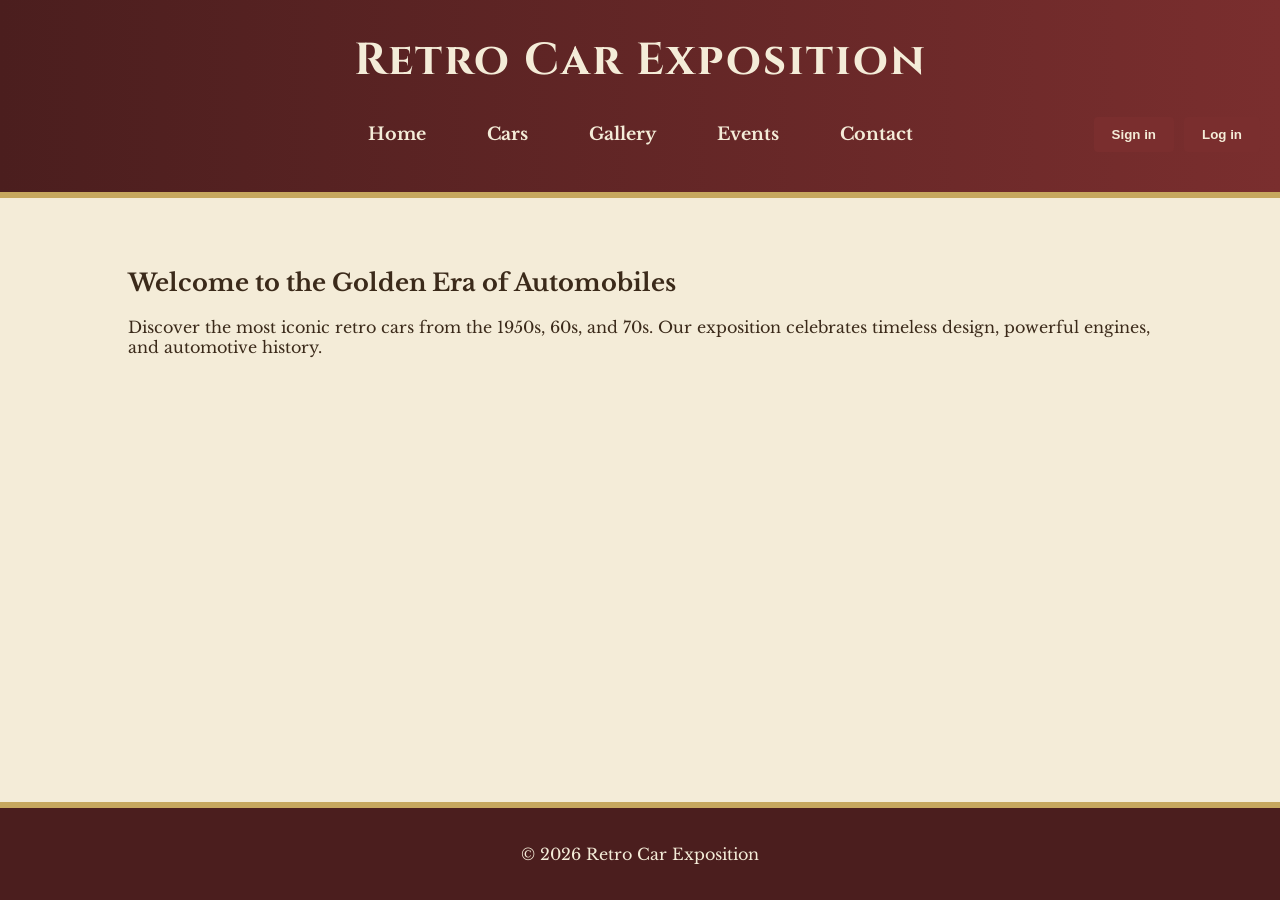
<file: index.html>
<!DOCTYPE html>
<html lang="en">
<head>
    <meta charset="UTF-8">
    <title>Retro Car Exposition</title>
    <link rel="stylesheet" href="Styles/index.css">
    <link rel="stylesheet" href="Styles/auth.css">
    <script src="Scripts/auth.js"></script>
</head>
<body>

<header>
    <h1>Retro Car Exposition</h1>
    <nav class="main-nav">
        <div class="nav-links">
            <a href="index.html">Home</a>
            <a href="cars.html">Cars</a>
            <a href="gallery.html">Gallery</a>
            <a href="events.html">Events</a>
            <a href="contact.html">Contact</a>
        </div>
        <div class="nav-actions">
            <button id="registerBtn">Sign in</button>
            <button id="loginBtn">Log in</button>
        </div>
    </nav>
</header>

<main>

    <section>
        <h2>Welcome to the Golden Era of Automobiles</h2>
        <p>
            Discover the most iconic retro cars from the 1950s, 60s, and 70s.
            Our exposition celebrates timeless design, powerful engines, and
            automotive history.
        </p>
    </section>

</main>

<footer>
    <p>&copy; 2026 Retro Car Exposition</p>
</footer>

</body>
</html>
</file>
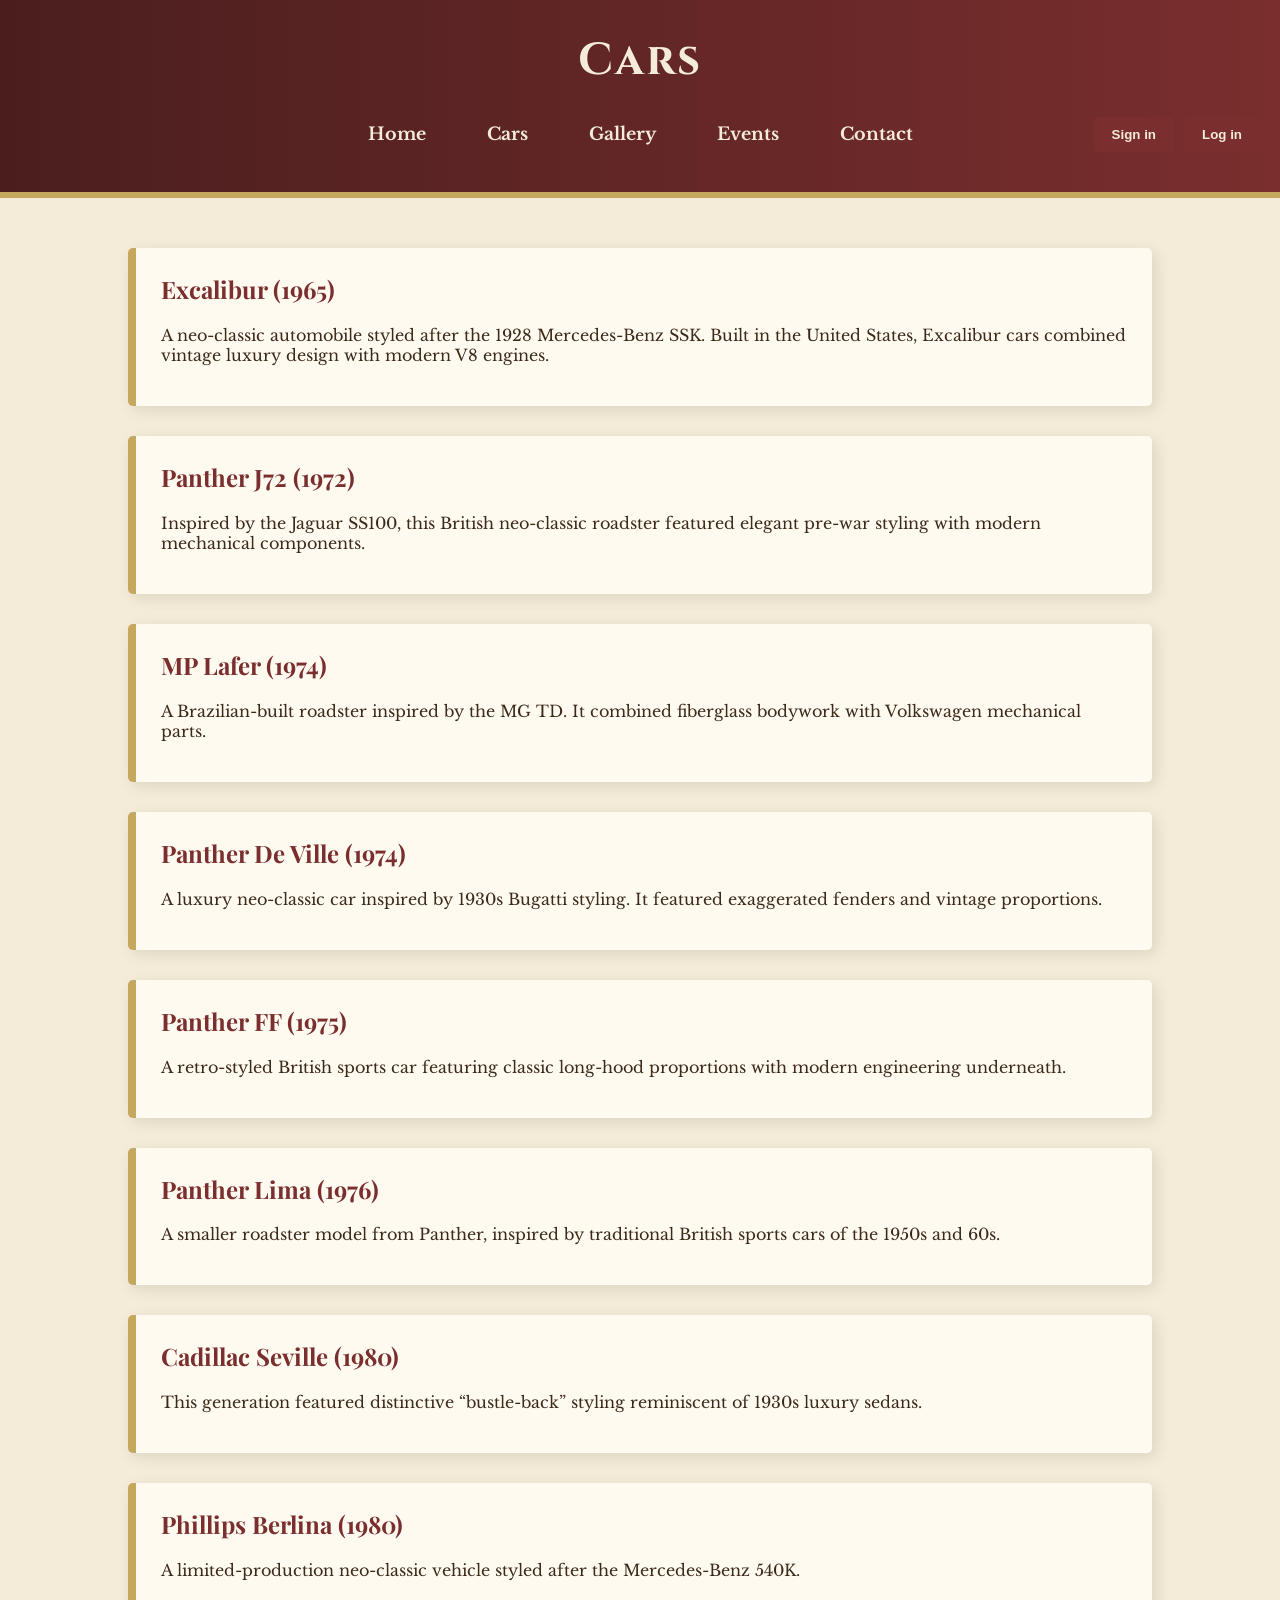
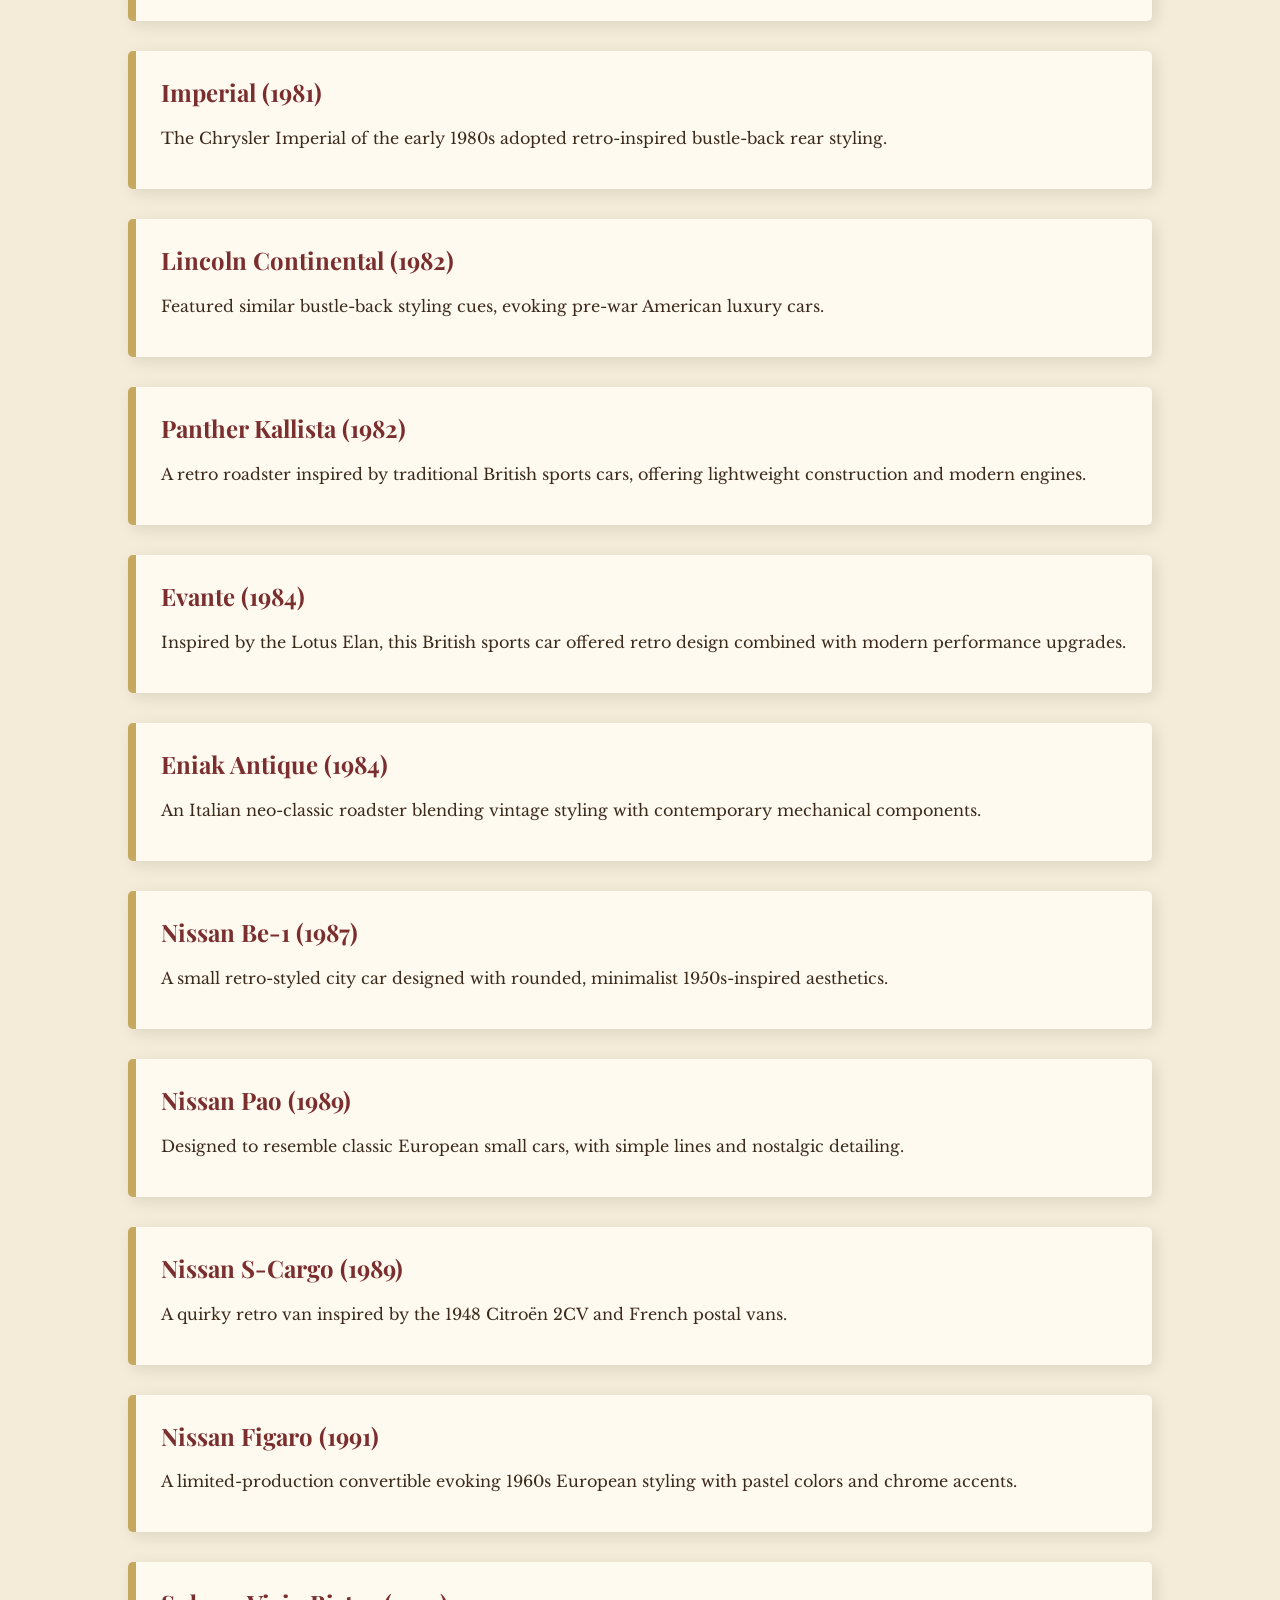
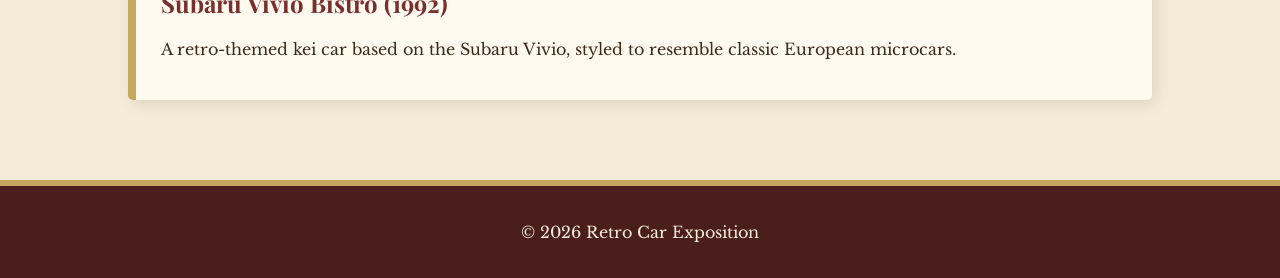
<file: cars.html>
<!DOCTYPE html>
<html lang="en">
<head>
    <meta charset="UTF-8">
    <title>Retro Cars - Detailed Information</title>
    <link rel="stylesheet" href="Styles/cars.css">
    <link rel="stylesheet" href="Styles/auth.css">
    <script src="Scripts/auth.js"></script>
</head>
<body>

<header>
    <h1>Cars</h1> 
    <nav class="main-nav">
        <div class="nav-links">
            <a href="index.html">Home</a>
            <a href="cars.html">Cars</a>
            <a href="gallery.html">Gallery</a>
            <a href="events.html">Events</a>
            <a href="contact.html">Contact</a>
        </div>
        <div class="nav-actions">
            <button id="registerBtn">Sign in</button>
            <button id="loginBtn">Log in</button>
        </div>
    </nav>
</header>


<main>

    <section>

    <article>
    <h2>Excalibur (1965)</h2>
    <p>A neo-classic automobile styled after the 1928 Mercedes-Benz SSK. 
    Built in the United States, Excalibur cars combined vintage luxury design 
    with modern V8 engines.</p>
    </article>

    <article>
    <h2>Panther J72 (1972)</h2>
    <p>Inspired by the Jaguar SS100, this British neo-classic roadster 
    featured elegant pre-war styling with modern mechanical components.</p>
    </article>

    <article>
    <h2>MP Lafer (1974)</h2>
    <p>A Brazilian-built roadster inspired by the MG TD. 
    It combined fiberglass bodywork with Volkswagen mechanical parts.</p>
    </article>

    <article>
    <h2>Panther De Ville (1974)</h2>
    <p>A luxury neo-classic car inspired by 1930s Bugatti styling. 
    It featured exaggerated fenders and vintage proportions.</p>
    </article>

    <article>
    <h2>Panther FF (1975)</h2>
    <p>A retro-styled British sports car featuring classic long-hood proportions 
    with modern engineering underneath.</p>
    </article>

    <article>
    <h2>Panther Lima (1976)</h2>
    <p>A smaller roadster model from Panther, inspired by traditional 
    British sports cars of the 1950s and 60s.</p>
    </article>

    <article>
    <h2>Cadillac Seville (1980)</h2>
    <p>This generation featured distinctive “bustle-back” styling 
    reminiscent of 1930s luxury sedans.</p>
    </article>

    <article>
    <h2>Phillips Berlina (1980)</h2>
    <p>A limited-production neo-classic vehicle styled after the 
    Mercedes-Benz 540K.</p>
    </article>

    <article>
    <h2>Imperial (1981)</h2>
    <p>The Chrysler Imperial of the early 1980s adopted retro-inspired 
    bustle-back rear styling.</p>
    </article>

    <article>
    <h2>Lincoln Continental (1982)</h2>
    <p>Featured similar bustle-back styling cues, evoking pre-war 
    American luxury cars.</p>
    </article>

    <article>
    <h2>Panther Kallista (1982)</h2>
    <p>A retro roadster inspired by traditional British sports cars, 
    offering lightweight construction and modern engines.</p>
    </article>

    <article>
    <h2>Evante (1984)</h2>
    <p>Inspired by the Lotus Elan, this British sports car offered 
    retro design combined with modern performance upgrades.</p>
    </article>

    <article>
    <h2>Eniak Antique (1984)</h2>
    <p>An Italian neo-classic roadster blending vintage styling 
    with contemporary mechanical components.</p>
    </article>

    <article>
    <h2>Nissan Be-1 (1987)</h2>
    <p>A small retro-styled city car designed with rounded, 
    minimalist 1950s-inspired aesthetics.</p>
    </article>

    <article>
    <h2>Nissan Pao (1989)</h2>
    <p>Designed to resemble classic European small cars, 
    with simple lines and nostalgic detailing.</p>
    </article>

    <article>
    <h2>Nissan S-Cargo (1989)</h2>
    <p>A quirky retro van inspired by the 1948 Citroën 2CV 
    and French postal vans.</p>
    </article>

    <article>
    <h2>Nissan Figaro (1991)</h2>
    <p>A limited-production convertible evoking 1960s European styling 
    with pastel colors and chrome accents.</p>
    </article>

    <article>
    <h2>Subaru Vivio Bistro (1992)</h2>
    <p>A retro-themed kei car based on the Subaru Vivio, 
    styled to resemble classic European microcars.</p>
    </article>

    </section>

</main>

<footer>
<p>&copy; 2026 Retro Car Exposition</p>
</footer>

</body>
</html>
</file>
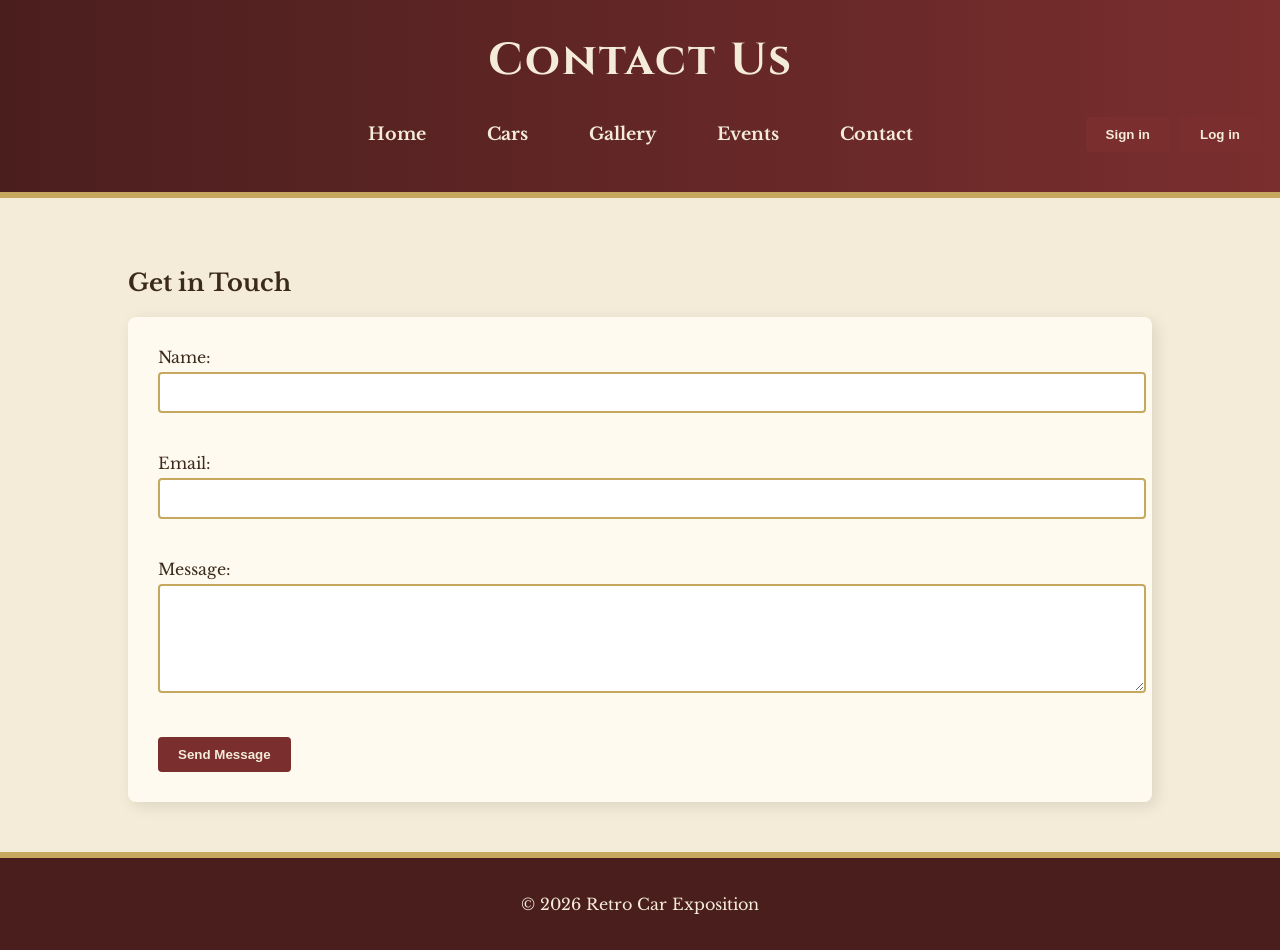
<file: contact.html>
<!DOCTYPE html>
<html lang="en">
<head>
    <meta charset="UTF-8">
    <title>Contact - Retro Car Exposition</title>
    <link rel="stylesheet" href="Styles/contact.css">
    <link rel="stylesheet" href="Styles/auth.css">
    <script src="Scripts/auth.js"></script>
    <script src="Scripts/contact.js"></script>
</head>
<body>

<header>
    <h1>Contact Us</h1>
    <nav class="main-nav">
        <div class="nav-links">
            <a href="index.html">Home</a>
            <a href="cars.html">Cars</a>
            <a href="gallery.html">Gallery</a>
            <a href="events.html">Events</a>
            <a href="contact.html">Contact</a>
        </div>
        <div class="nav-actions">
            <button id="registerBtn">Sign in</button>
            <button id="loginBtn">Log in</button>
        </div>
    </nav>
</header>

<main>

    <section>
        <h2>Get in Touch</h2>

        <form action="Backend/contact.php" method="POST">
            <label>Name:</label><br>
            <input type="text" name="name"><br><br>

            <label>Email:</label><br>
            <input type="email" name="email"><br><br>

            <label>Message:</label><br>
            <textarea name="message" rows="5" cols="40"></textarea><br><br>

            <button type="submit">Send Message</button>
        </form>

    </section>

</main>

<footer>
    <p>&copy; 2026 Retro Car Exposition</p>
</footer>

</body>
</html>
</file>
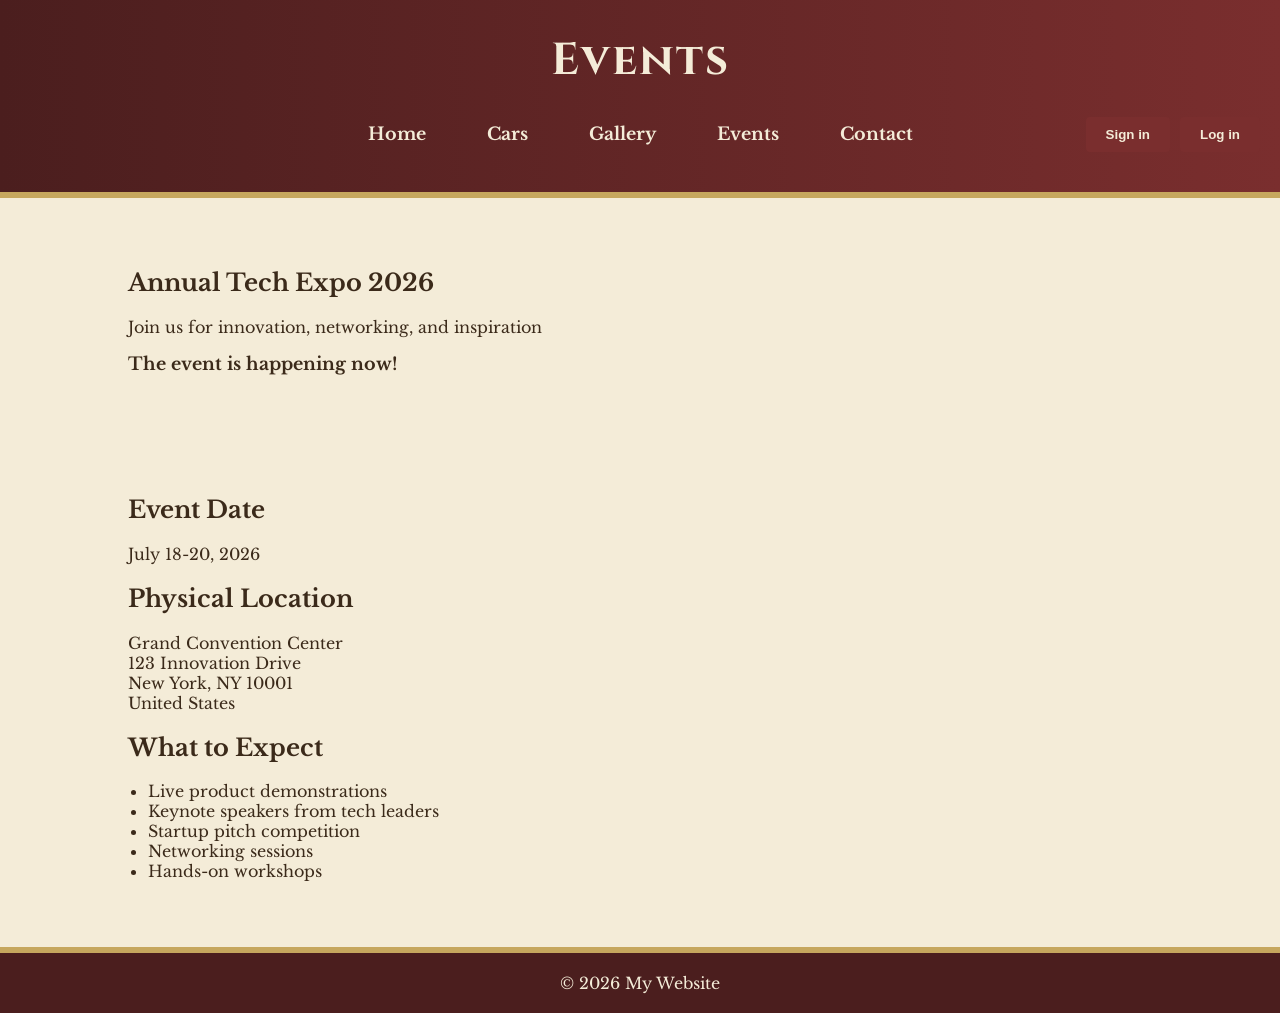
<file: events.html>
<!DOCTYPE html>
<html>
<head>
    <title>Expo Events</title>
    <link rel="stylesheet" href="Styles/events.css">
    <link rel="stylesheet" href="Styles/auth.css">
    <script src="Scripts/auth.js"></script>
    <script src="Scripts/events.js"></script>
</head>
<body>

<header>
    <h1>Events</h1>
    <nav class="main-nav">
        <div class="nav-links">
            <a href="index.html">Home</a>
            <a href="cars.html">Cars</a>
            <a href="gallery.html">Gallery</a>
            <a href="events.html">Events</a>
            <a href="contact.html">Contact</a>
        </div>
        <div class="nav-actions">
            <button id="registerBtn">Sign in</button>
            <button id="loginBtn">Log in</button>
        </div>
    </nav>
</header>

<main>

    <section  class="hero">
        <h1>Annual Tech Expo 2026</h1>
        <p>Join us for innovation, networking, and inspiration</p>
    </section>

    <section class="container">

        <div class="card">
            <h2>Event Date</h2>
            <p>July 18-20, 2026</p>
        </div>

        <div class="card" style="margin-top:20px;">
            <h2>Physical Location</h2>
            <p>
                Grand Convention Center <br>
                123 Innovation Drive <br>
                New York, NY 10001 <br>
                United States
            </p>
        </div>

        <div class="card" style="margin-top:20px;">
            <h2>What to Expect</h2>
            <ul style="margin-top:10px; padding-left:20px;">
                <li>Live product demonstrations</li>
                <li>Keynote speakers from tech leaders</li>
                <li>Startup pitch competition</li>
                <li>Networking sessions</li>
                <li>Hands-on workshops</li>
            </ul>
        </div>

    </section>

</main>


<footer>
    &copy; 2026 My Website
</footer>

</body>
</html>
</file>
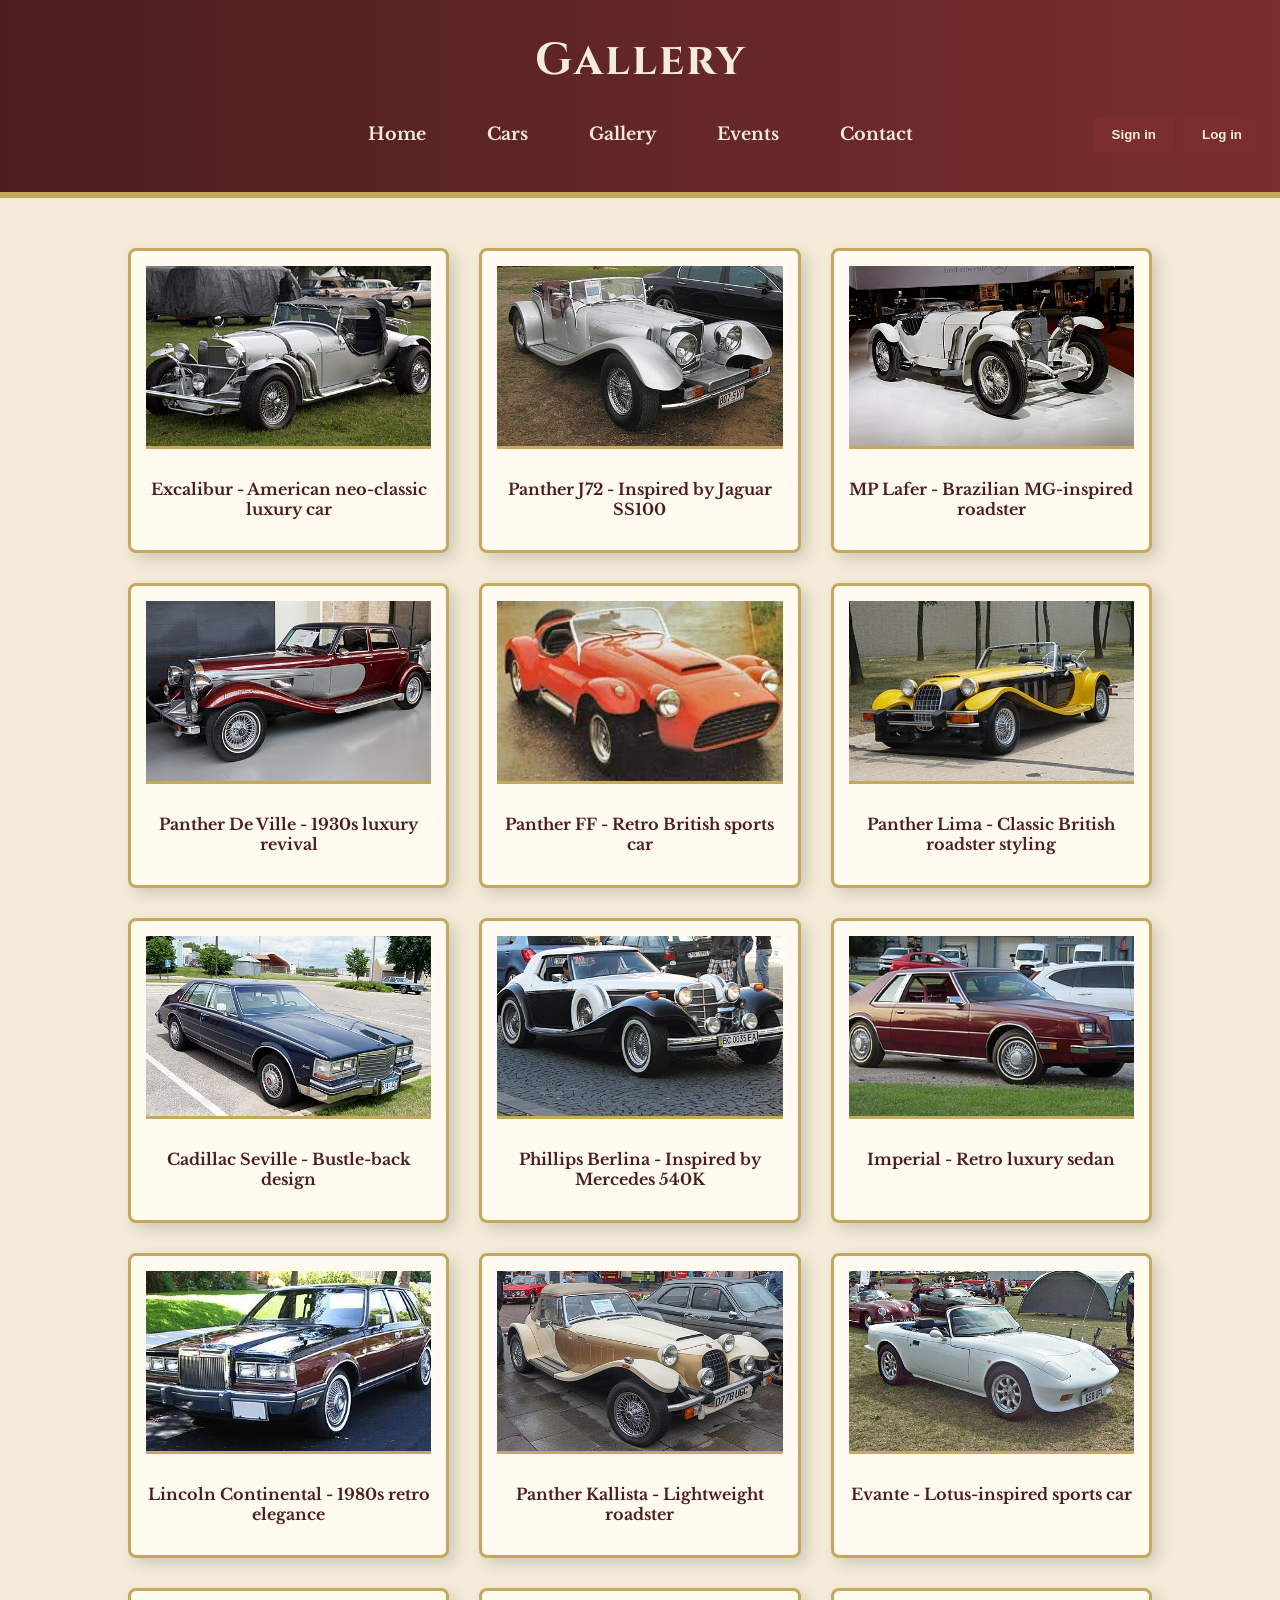
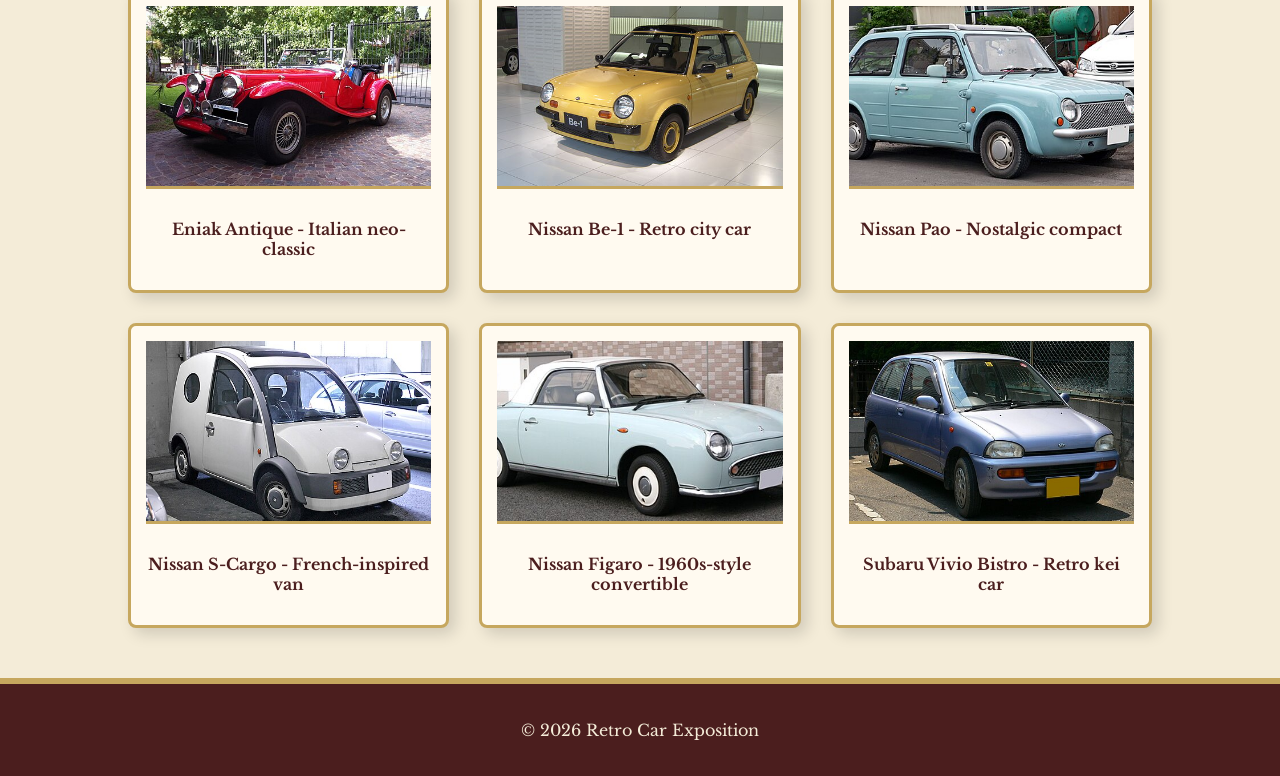
<file: gallery.html>
<!DOCTYPE html>
<html lang="en">
<head>
    <meta charset="UTF-8">
    <title>Retro Cars Gallery</title>
    <link rel="stylesheet" href="Styles/gallery.css">
    <link rel="stylesheet" href="Styles/auth.css">
    <script src="Scripts/auth.js"></script>
</head>
<body>

<header>
    <h1>Gallery</h1>
    <nav class="main-nav">
        <div class="nav-links">
            <a href="index.html">Home</a>
            <a href="cars.html">Cars</a>
            <a href="gallery.html">Gallery</a>
            <a href="events.html">Events</a>
            <a href="contact.html">Contact</a>
        </div>
        <div class="nav-actions">
            <button id="registerBtn">Sign in</button>
            <button id="loginBtn">Log in</button>
        </div>
    </nav>
</header>


<main>

    <section class="gallery">

    <div class="item">
        <img src="Images/excalibur.jpg" alt="Excalibur">
        <p>Excalibur - American neo-classic luxury car</p>
    </div>

    <div class="item">
        <img src="Images/panther_j72.jpg" alt="Panther J72">
        <p>Panther J72 - Inspired by Jaguar SS100</p>
    </div>

    <div class="item">
        <img src="Images/mp_lafer.jpg" alt="MP Lafer">
        <p>MP Lafer - Brazilian MG-inspired roadster</p>
    </div>

    <div class="item">
        <img src="Images/panther_de_ville.jpg" alt="Panther De Ville">
        <p>Panther De Ville - 1930s luxury revival</p>
    </div>

    <div class="item">
        <img src="Images/panther_ff.jpg" alt="Panther FF">
        <p>Panther FF - Retro British sports car</p>
    </div>

    <div class="item">
        <img src="Images/panther_lima.jpg" alt="Panther Lima">
        <p>Panther Lima - Classic British roadster styling</p>
    </div>

    <div class="item">
        <img src="Images/cadillac_seville.jpg" alt="Cadillac Seville">
        <p>Cadillac Seville - Bustle-back design</p>
    </div>

    <div class="item">
        <img src="Images/phillips_berlina.jpg" alt="Phillips Berlina">
        <p>Phillips Berlina - Inspired by Mercedes 540K</p>
    </div>

    <div class="item">
        <img src="Images/imperial.jpg" alt="Imperial 1981">
        <p>Imperial - Retro luxury sedan</p>
    </div>

    <div class="item">
        <img src="Images/lincoln_continental.jpg" alt="Lincoln Continental">
        <p>Lincoln Continental - 1980s retro elegance</p>
    </div>

    <div class="item">
        <img src="Images/panther_kallista.jpg" alt="Panther Kallista">
        <p>Panther Kallista - Lightweight roadster</p>
    </div>

    <div class="item">
        <img src="Images/Evante.jpg" alt="Evante">
        <p>Evante - Lotus-inspired sports car</p>
    </div>

    <div class="item">
        <img src="Images/eniak.jpg" alt="Eniak Antique">
        <p>Eniak Antique - Italian neo-classic</p>
    </div>

    <div class="item">
        <img src="Images/nissan_be_1.JPG" alt="Nissan Be-1">
        <p>Nissan Be-1 - Retro city car</p>
    </div>

    <div class="item">
        <img src="Images/nissan_pao.JPG" alt="Nissan Pao">
        <p>Nissan Pao - Nostalgic compact</p>
    </div>

    <div class="item">
        <img src="Images/nissan_s-cargo.JPG" alt="Nissan S-Cargo">
        <p>Nissan S-Cargo - French-inspired van</p>
    </div>

    <div class="item">
        <img src="Images/nissan_figaro.jpg" alt="Nissan Figaro">
        <p>Nissan Figaro - 1960s-style convertible</p>
    </div>

    <div class="item">
        <img src="Images/subaru_vivio.jpg" alt="Subaru Vivio Bistro">
        <p>Subaru Vivio Bistro - Retro kei car</p>
    </div>

    </section>

</main>

<footer>
<p>&copy; 2026 Retro Car Exposition</p>
</footer>

</body>
</html>
</file>
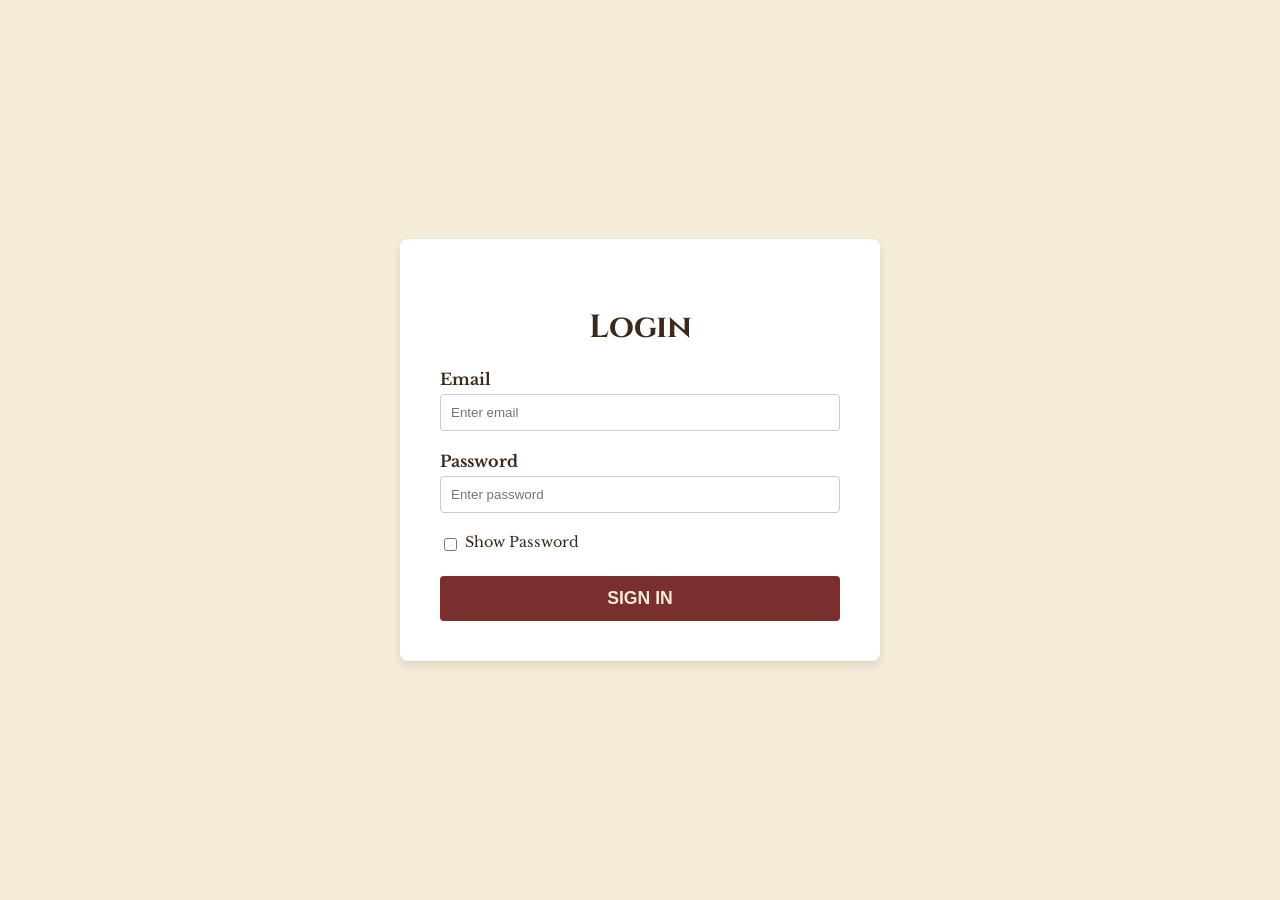
<file: Admin/login/login.html>
<!DOCTYPE html>
<html lang="en">
<head>
    <meta charset="UTF-8">
    <title>Admin Login</title>
    <link rel="stylesheet" href="login.css">
</head>
<body>

<div class="login-container">
    <h2>Login</h2>
    <form id="login-form">
        <div class="form-group">
            <label for="email">Email</label>
            <input type="text" id="email" name="email" placeholder="Enter email" required>
        </div>
        <div class="form-group">
            <label for="password">Password</label>
            <input type="password" id="password" name="password" placeholder="Enter password" required>
        </div>
        <div class="show-password">
            <input type="checkbox" id="showPassword">
            <label for="showPassword">Show Password</label>
        </div>
        <button type="submit">SIGN IN</button>
    </form>

</div>

<script src="login.js"></script>
</body>
</html>
</file>
<file: Styles/index.css>
@import url('https://fonts.googleapis.com/css2?family=Playfair+Display:wght@600;700&family=Cinzel:wght@500&family=Libre+Baskerville&display=swap');

body {
    margin: 0;
    font-family: 'Libre Baskerville', serif;
    background-color: #f4ecd8;
    color: #3b2a1a;
    min-height: 100vh;
    display: flex;
    flex-direction: column;
}
main {
    flex: 1;
}

header {
    background: linear-gradient(to right, #4b1e1e, #7a2e2e);
    color: #f4ecd8;
    padding: 30px 20px;
    text-align: center;
    border-bottom: 6px solid #c6a75e;
}

header h1 {
    margin: 0;
    font-family: 'Cinzel', serif;
    font-size: 2.8rem;
    letter-spacing: 2px;
}

nav {
    margin-top: 15px;
}

nav a {
    text-decoration: none;
    color: #f4ecd8;
    margin: 0 15px;
    font-weight: bold;
    font-size: 1.1rem;
    padding: 5px 8px;
    transition: 0.3s;
}

nav a:hover {
    background-color: #c6a75e;
    color: #4b1e1e;
    border-radius: 4px;
}

nav {
    margin-top: 15px;
    position: relative;
    display: flex;
    align-items: center;
    min-height: 56px;
}

nav .nav-links {
    position: absolute;
    left: 50%;
    transform: translateX(-50%);
    display: flex;
    gap: 15px;
    white-space: nowrap;
}

nav .nav-actions {
    margin-left: auto;
    display: flex;
    gap: 10px;
}

nav button {
    background-color: #7a2e2e;
    color: #f4ecd8;
    padding: 10px 18px;
    border: none;
    font-weight: bold;
    cursor: pointer;
    border-radius: 4px;
    transition: 0.3s;
}

nav button:hover {
    background-color: #c6a75e;
    color: #4b1e1e;
}

section {
    padding: 50px 10%;
}

footer {
    background-color: #4b1e1e;
    color: #f4ecd8;
    text-align: center;
    padding: 20px;
    border-top: 6px solid #c6a75e;
}


@media (max-width: 768px) {
    header h1 {
        font-size: 2rem;
    }

    nav {
        flex-direction: column;
        align-items: center;
        min-height: auto;
    }

    nav .nav-links {
        position: static;
        transform: none;
        margin: 0 auto;
        flex-wrap: wrap;
        justify-content: center;
    }

    nav .nav-actions {
        margin-left: 0;
        justify-content: center;
    }

    section {
        padding: 30px 5%;
    }
}
</file>
<file: Styles/auth.css>
.auth-modal {
  display: none;
  position: fixed;
  top: 0;
  left: 0;
  width: 100%;
  height: 100%;
  background: rgba(0, 0, 0, 0.6);
  z-index: 2000;
  justify-content: center;
  align-items: center;
  padding: 20px;
}

.auth-modal__dialog {
  width: 420px;
  max-width: 100%;
  background: #fffaf0;
  border: 3px solid #c6a75e;
  border-radius: 18px;
  box-shadow: 0 16px 40px rgba(0, 0, 0, 0.18);
  padding: 32px;
  position: relative;
}

.auth-modal__close {
  position: absolute;
  top: 16px;
  right: 18px;
  background: none;
  border: none;
  color: #7a2e2e;
  font-size: 1.5rem;
  cursor: pointer;
}

.auth-modal__content h2 {
  margin-top: 0;
  margin-bottom: 8px;
  color: #4b1e1e;
  font-family: 'Cinzel', serif;
}

.auth-modal__subtitle {
  margin: 0 0 20px;
  color: #5d3c36;
  font-size: 0.95rem;
}

.auth-modal__content label {
  display: block;
  margin-bottom: 6px;
  color: #4b1e1e;
  font-weight: 700;
}

.auth-modal__content input {
  width: 100%;
  border: 1px solid #c6a75e;
  border-radius: 12px;
  padding: 12px 14px;
  margin-bottom: 16px;
  background: #fffef7;
  color: #3b2a1a;
  font-family: inherit;
  font-size: 1rem;
}

.auth-modal__content input:focus {
  outline: none;
  border-color: #7a2e2e;
  box-shadow: 0 0 0 4px rgba(122, 46, 46, 0.12);
}

.auth-modal__button {
  width: 100%;
  padding: 14px 0;
  border: none;
  border-radius: 12px;
  background-color: #7a2e2e;
  color: #f4ecd8;
  font-size: 1rem;
  font-weight: 700;
  cursor: pointer;
  transition: background 0.3s ease, transform 0.2s ease;
}

.auth-modal__button:hover {
  background-color: #c6a75e;
  color: #4b1e1e;
  transform: translateY(-1px);
}

.auth-modal__error {
  min-height: 20px;
  margin-bottom: 16px;
  color: #b22222;
  font-size: 0.9rem;
}

@media (max-width: 768px) {
  .auth-modal__dialog {
    padding: 24px;
  }
}
</file>
<file: Styles/cars.css>
@import url('https://fonts.googleapis.com/css2?family=Playfair+Display:wght@600;700&family=Cinzel:wght@500&family=Libre+Baskerville&display=swap');

body {
    margin: 0;
    font-family: 'Libre Baskerville', serif;
    background-color: #f4ecd8;
    color: #3b2a1a;
    min-height: 100vh;
    display: flex;
    flex-direction: column;
}
main {
    flex: 1;
}

header {
    background: linear-gradient(to right, #4b1e1e, #7a2e2e);
    color: #f4ecd8;
    padding: 30px 20px;
    text-align: center;
    border-bottom: 6px solid #c6a75e;
}

header h1 {
    margin: 0;
    font-family: 'Cinzel', serif;
    font-size: 2.8rem;
    letter-spacing: 2px;
}

nav {
    margin-top: 15px;
}

nav a {
    text-decoration: none;
    color: #f4ecd8;
    margin: 0 15px;
    font-weight: bold;
    font-size: 1.1rem;
    padding: 5px 8px;
    transition: 0.3s;
}

nav a:hover {
    background-color: #c6a75e;
    color: #4b1e1e;
    border-radius: 4px;
}

nav {
    margin-top: 15px;
    position: relative;
    display: flex;
    align-items: center;
    min-height: 56px;
}

nav .nav-links {
    position: absolute;
    left: 50%;
    transform: translateX(-50%);
    display: flex;
    gap: 15px;
    white-space: nowrap;
}

nav .nav-actions {
    margin-left: auto;
    display: flex;
    gap: 10px;
}

nav button {
    background-color: #7a2e2e;
    color: #f4ecd8;
    padding: 10px 18px;
    border: none;
    font-weight: bold;
    cursor: pointer;
    border-radius: 4px;
    transition: 0.3s;
}

nav button:hover {
    background-color: #c6a75e;
    color: #4b1e1e;
}

section {
    padding: 50px 10%;
}

article {
    background-color: #fffaf0;
    padding: 25px;
    margin-bottom: 30px;
    border-left: 8px solid #c6a75e;
    box-shadow: 4px 4px 15px rgba(0,0,0,0.1);
    border-radius: 5px;
}

article h2 {
    margin-top: 0;
    font-family: 'Playfair Display', serif;
    color: #7a2e2e;
}

footer {
    background-color: #4b1e1e;
    color: #f4ecd8;
    text-align: center;
    padding: 20px;
    border-top: 6px solid #c6a75e;
}

@media (max-width: 768px) {
    header h1 {
        font-size: 2rem;
    }

    nav {
        flex-direction: column;
        align-items: center;
        min-height: auto;
    }

    nav .nav-links {
        position: static;
        transform: none;
        margin: 0 auto;
        flex-wrap: wrap;
        justify-content: center;
    }

    nav .nav-actions {
        margin-left: 0;
        justify-content: center;
    }

    section {
        padding: 30px 5%;
    }
}
</file>
<file: Styles/contact.css>
@import url('https://fonts.googleapis.com/css2?family=Playfair+Display:wght@600;700&family=Cinzel:wght@500&family=Libre+Baskerville&display=swap');

body {
    margin: 0;
    font-family: 'Libre Baskerville', serif;
    background-color: #f4ecd8;
    color: #3b2a1a;
    min-height: 100vh;
    display: flex;
    flex-direction: column;
}
main {
    flex: 1;
}

header {
    background: linear-gradient(to right, #4b1e1e, #7a2e2e);
    color: #f4ecd8;
    padding: 30px 20px;
    text-align: center;
    border-bottom: 6px solid #c6a75e;
}

header h1 {
    margin: 0;
    font-family: 'Cinzel', serif;
    font-size: 2.8rem;
    letter-spacing: 2px;
}

nav {
    margin-top: 15px;
}

nav a {
    text-decoration: none;
    color: #f4ecd8;
    margin: 0 15px;
    font-weight: bold;
    font-size: 1.1rem;
    padding: 5px 8px;
    transition: 0.3s;
}

nav a:hover {
    background-color: #c6a75e;
    color: #4b1e1e;
    border-radius: 4px;
}

nav {
    margin-top: 15px;
    position: relative;
    display: flex;
    align-items: center;
    min-height: 56px;
}

nav .nav-links {
    position: absolute;
    left: 50%;
    transform: translateX(-50%);
    display: flex;
    gap: 15px;
    white-space: nowrap;
}

nav .nav-actions {
    margin-left: auto;
    display: flex;
    gap: 10px;
}

section {
    padding: 50px 10%;
}


footer {
    background-color: #4b1e1e;
    color: #f4ecd8;
    text-align: center;
    padding: 20px;
    border-top: 6px solid #c6a75e;
}

form {
    background-color: #fffaf0;
    padding: 30px;
    border-radius: 8px;
    box-shadow: 4px 4px 15px rgba(0,0,0,0.1);
}

input, textarea {
    width: 100%;
    padding: 10px;
    margin-top: 5px;
    margin-bottom: 20px;
    border: 2px solid #c6a75e;
    border-radius: 4px;
    font-family: inherit;
}

button {
    background-color: #7a2e2e;
    color: #f4ecd8;
    padding: 10px 20px;
    border: none;
    font-weight: bold;
    cursor: pointer;
    border-radius: 4px;
    transition: 0.3s;
}

button:hover {
    background-color: #c6a75e;
    color: #4b1e1e;
}

footer {
    background-color: #4b1e1e;
    color: #f4ecd8;
    text-align: center;
    padding: 20px;
    border-top: 6px solid #c6a75e;
}

@media (max-width: 768px) {
    header h1 {
        font-size: 2rem;
    }

    nav {
        flex-direction: column;
        align-items: center;
        min-height: auto;
    }

    nav .nav-links {
        position: static;
        transform: none;
        margin: 0 auto;
        flex-wrap: wrap;
        justify-content: center;
    }

    nav .nav-actions {
        margin-left: 0;
        justify-content: center;
    }

    section {
        padding: 30px 5%;
    }
}
</file>
<file: Styles/events.css>
@import url('https://fonts.googleapis.com/css2?family=Playfair+Display:wght@600;700&family=Cinzel:wght@500&family=Libre+Baskerville&display=swap');

body {
    margin: 0;
    font-family: 'Libre Baskerville', serif;
    background-color: #f4ecd8;
    color: #3b2a1a;
    min-height: 100vh;
    display: flex;
    flex-direction: column;
}
main {
    flex: 1;
}

header {
    background: linear-gradient(to right, #4b1e1e, #7a2e2e);
    color: #f4ecd8;
    padding: 30px 20px;
    text-align: center;
    border-bottom: 6px solid #c6a75e;
}

header h1 {
    margin: 0;
    font-family: 'Cinzel', serif;
    font-size: 2.8rem;
    letter-spacing: 2px;
}

nav {
    margin-top: 15px;
}

nav a {
    text-decoration: none;
    color: #f4ecd8;
    margin: 0 15px;
    font-weight: bold;
    font-size: 1.1rem;
    padding: 5px 8px;
    transition: 0.3s;
}

nav a:hover {
    background-color: #c6a75e;
    color: #4b1e1e;
    border-radius: 4px;
}

nav {
    margin-top: 15px;
    position: relative;
    display: flex;
    align-items: center;
    min-height: 56px;
}

nav .nav-links {
    position: absolute;
    left: 50%;
    transform: translateX(-50%);
    display: flex;
    gap: 15px;
    white-space: nowrap;
}

nav .nav-actions {
    margin-left: auto;
    display: flex;
    gap: 10px;
}

section {
    padding: 50px 10%;
}

footer {
    background-color: #4b1e1e;
    color: #f4ecd8;
    text-align: center;
    padding: 20px;
    border-top: 6px solid #c6a75e;
}

button {
    background-color: #7a2e2e;
    color: #f4ecd8;
    padding: 10px 20px;
    border: none;
    font-weight: bold;
    cursor: pointer;
    border-radius: 4px;
    transition: 0.3s;
}

button:hover {
    background-color: #c6a75e;
    color: #4b1e1e;
}

@media (max-width: 768px) {
    header h1 {
        font-size: 2rem;
    }

    nav {
        flex-direction: column;
        align-items: center;
        min-height: auto;
    }

    nav .nav-links {
        position: static;
        transform: none;
        margin: 0 auto;
        flex-wrap: wrap;
        justify-content: center;
    }

    nav .nav-actions {
        margin-left: 0;
        justify-content: center;
    }

    section {
        padding: 30px 5%;
    }
}
</file>
<file: Styles/gallery.css>
@import url('https://fonts.googleapis.com/css2?family=Playfair+Display:wght@600;700&family=Cinzel:wght@500&family=Libre+Baskerville&display=swap');

body {
    margin: 0;
    font-family: 'Libre Baskerville', serif;
    background-color: #f4ecd8;
    color: #3b2a1a;
    min-height: 100vh;
    display: flex;
    flex-direction: column;
}
main {
    flex: 1;
}

header {
    background: linear-gradient(to right, #4b1e1e, #7a2e2e);
    color: #f4ecd8;
    padding: 30px 20px;
    text-align: center;
    border-bottom: 6px solid #c6a75e;
}

header h1 {
    margin: 0;
    font-family: 'Cinzel', serif;
    font-size: 2.8rem;
    letter-spacing: 2px;
}

nav {
    margin-top: 15px;
}

nav a {
    text-decoration: none;
    color: #f4ecd8;
    margin: 0 15px;
    font-weight: bold;
    font-size: 1.1rem;
    padding: 5px 8px;
    transition: 0.3s;
}

nav a:hover {
    background-color: #c6a75e;
    color: #4b1e1e;
    border-radius: 4px;
}

nav {
    margin-top: 15px;
    position: relative;
    display: flex;
    align-items: center;
    min-height: 56px;
}

nav .nav-links {
    position: absolute;
    left: 50%;
    transform: translateX(-50%);
    display: flex;
    gap: 15px;
    white-space: nowrap;
}

nav .nav-actions {
    margin-left: auto;
    display: flex;
    gap: 10px;
}

nav button {
    background-color: #7a2e2e;
    color: #f4ecd8;
    padding: 10px 18px;
    border: none;
    font-weight: bold;
    cursor: pointer;
    border-radius: 4px;
    transition: 0.3s;
}

nav button:hover {
    background-color: #c6a75e;
    color: #4b1e1e;
}

section {
    padding: 50px 10%;
}

.gallery {
    display: grid;
    grid-template-columns: repeat(auto-fit, minmax(250px, 1fr));
    gap: 30px;
}

.item {
    background-color: #fffaf0;
    padding: 15px;
    text-align: center;
    border: 3px solid #c6a75e;
    border-radius: 8px;
    box-shadow: 6px 6px 15px rgba(0,0,0,0.15);
    transition: transform 0.3s ease;
}

.item:hover {
    transform: scale(1.05);
}

.item img {
    width: 100%;
    height: 180px;
    object-fit: cover;
    border-bottom: 3px solid #c6a75e;
    margin-bottom: 10px;
}

.item p {
    font-weight: bold;
    color: #4b1e1e;
}

footer {
    background-color: #4b1e1e;
    color: #f4ecd8;
    text-align: center;
    padding: 20px;
    border-top: 6px solid #c6a75e;
}

@media (max-width: 768px) {
    header h1 {
        font-size: 2rem;
    }

    nav {
        flex-direction: column;
        align-items: center;
        min-height: auto;
    }

    nav .nav-links {
        position: static;
        transform: none;
        margin: 0 auto;
        flex-wrap: wrap;
        justify-content: center;
    }

    nav .nav-actions {
        margin-left: 0;
        justify-content: center;
    }

    section {
        padding: 30px 5%;
    }
}
</file>
<file: Admin/login/login.css>
@import url('https://fonts.googleapis.com/css2?family=Playfair+Display:wght@600;700&family=Cinzel:wght@500&family=Libre+Baskerville&display=swap');

body {
    margin: 0;
    font-family: 'Libre Baskerville', serif;
    background-color: #f4ecd8;
    color: #3b2a1a;
    display: flex;
    justify-content: center;
    align-items: center;
    min-height: 100vh;
}

.login-container {
    background-color: #ffffff;
    padding: 40px;
    border-radius: 8px;
    box-shadow: 0 4px 8px rgba(0, 0, 0, 0.1);
    width: 100%;
    max-width: 400px;
    text-align: center;
}

h2 {
    font-family: 'Cinzel', serif;
    font-size: 2rem;
    margin-bottom: 20px;
    color: #3b2a1a;
}

.form-group {
    margin-bottom: 20px;
    text-align: left;
}

label {
    display: block;
    margin-bottom: 5px;
    font-weight: bold;
}

input[type="text"],
input[type="password"] {
    width: 100%;
    padding: 10px;
    border: 1px solid #ccc;
    border-radius: 4px;
    box-sizing: border-box;
}

.show-password {
    display: flex;
    align-items: center;
    text-align: left;
    margin-top: 10px;
    font-size: 0.9rem;
}

.show-password label {
    margin-left: 5px;
    font-weight: normal;
}

button {
    width: 100%;
    padding: 12px;
    background-color: #7a2e2e;
    color: #f4ecd8;
    border: none;
    border-radius: 4px;
    font-weight: bold;
    cursor: pointer;
    transition: background-color 0.3s;
    font-size: 1.1rem;
    margin-top: 10px;
}

button:hover {
    background-color: #4b1e1e;
}

.links {
    margin-top: 20px;
    font-size: 0.9rem;
}

.links a {
    color: #3b2a1a;
    text-decoration: none;
    margin: 0 5px;
}

.links a:hover {
    text-decoration: underline;
}
</file>
